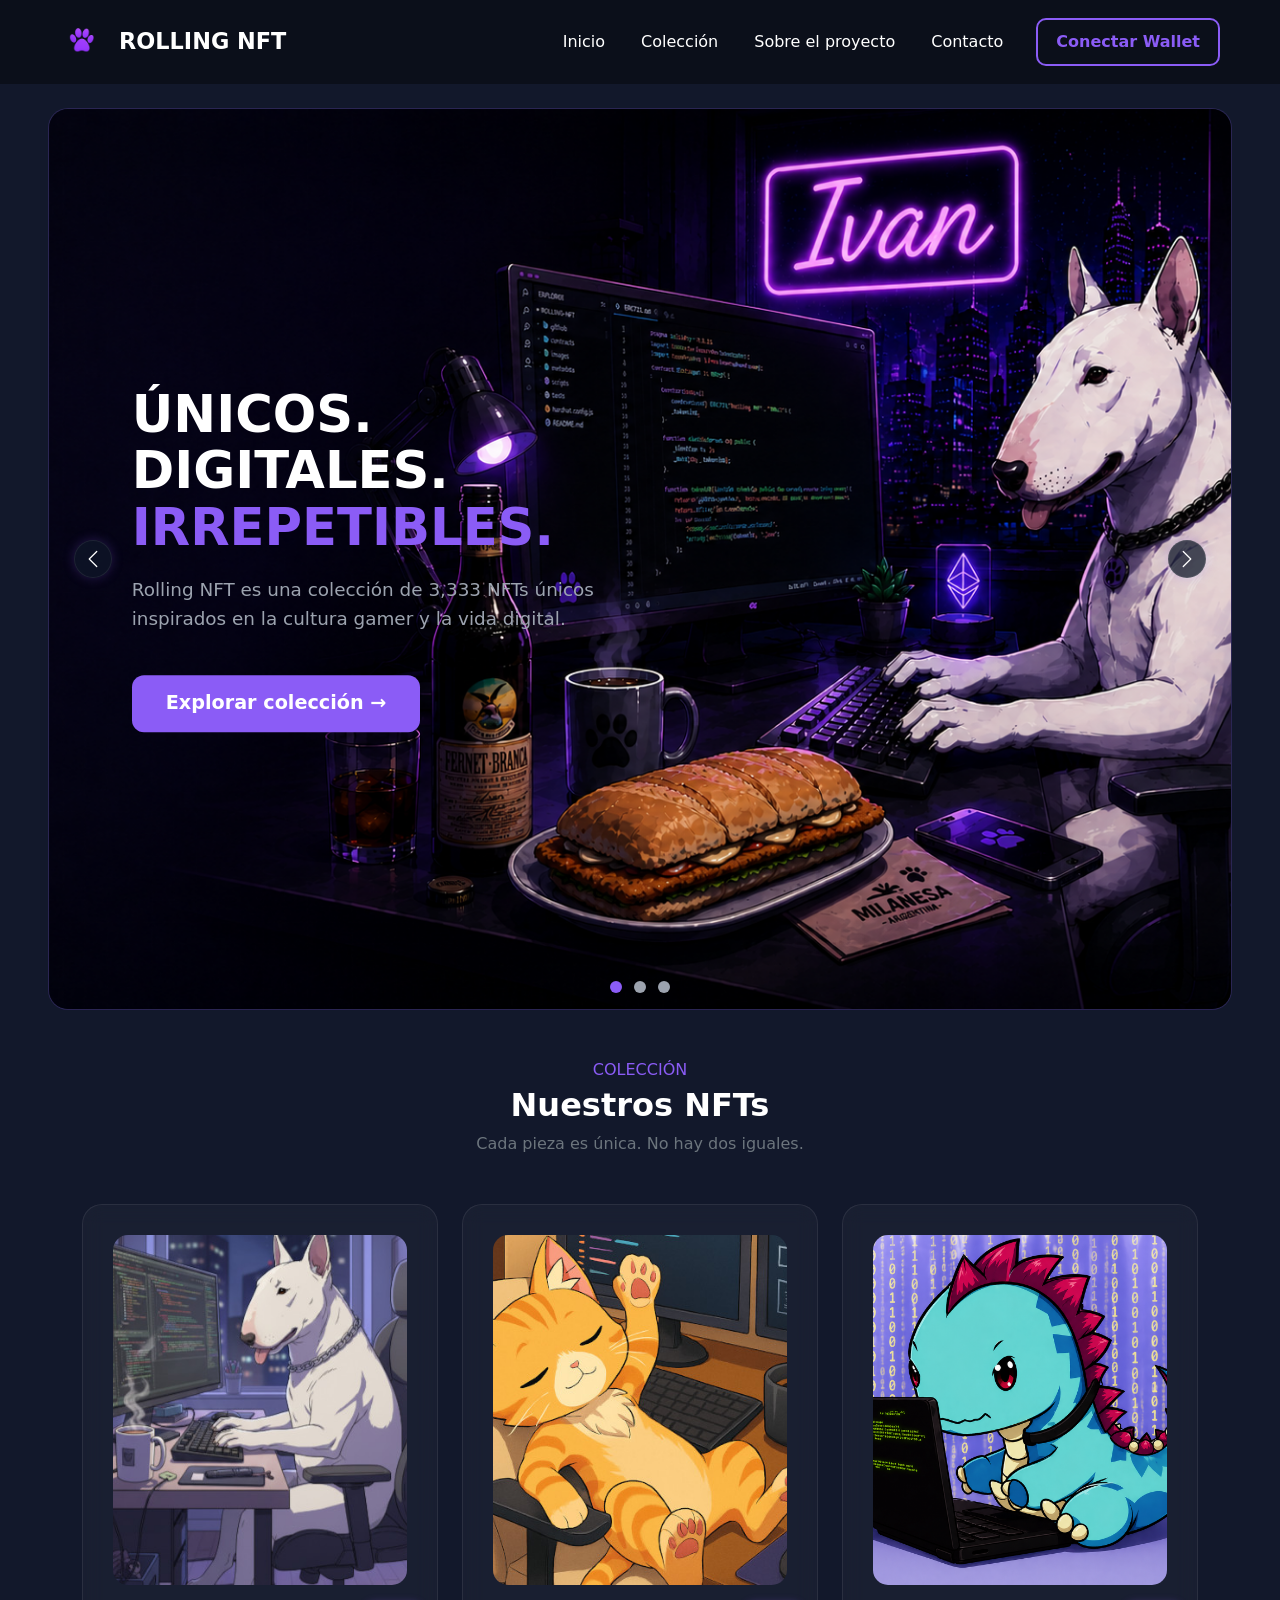
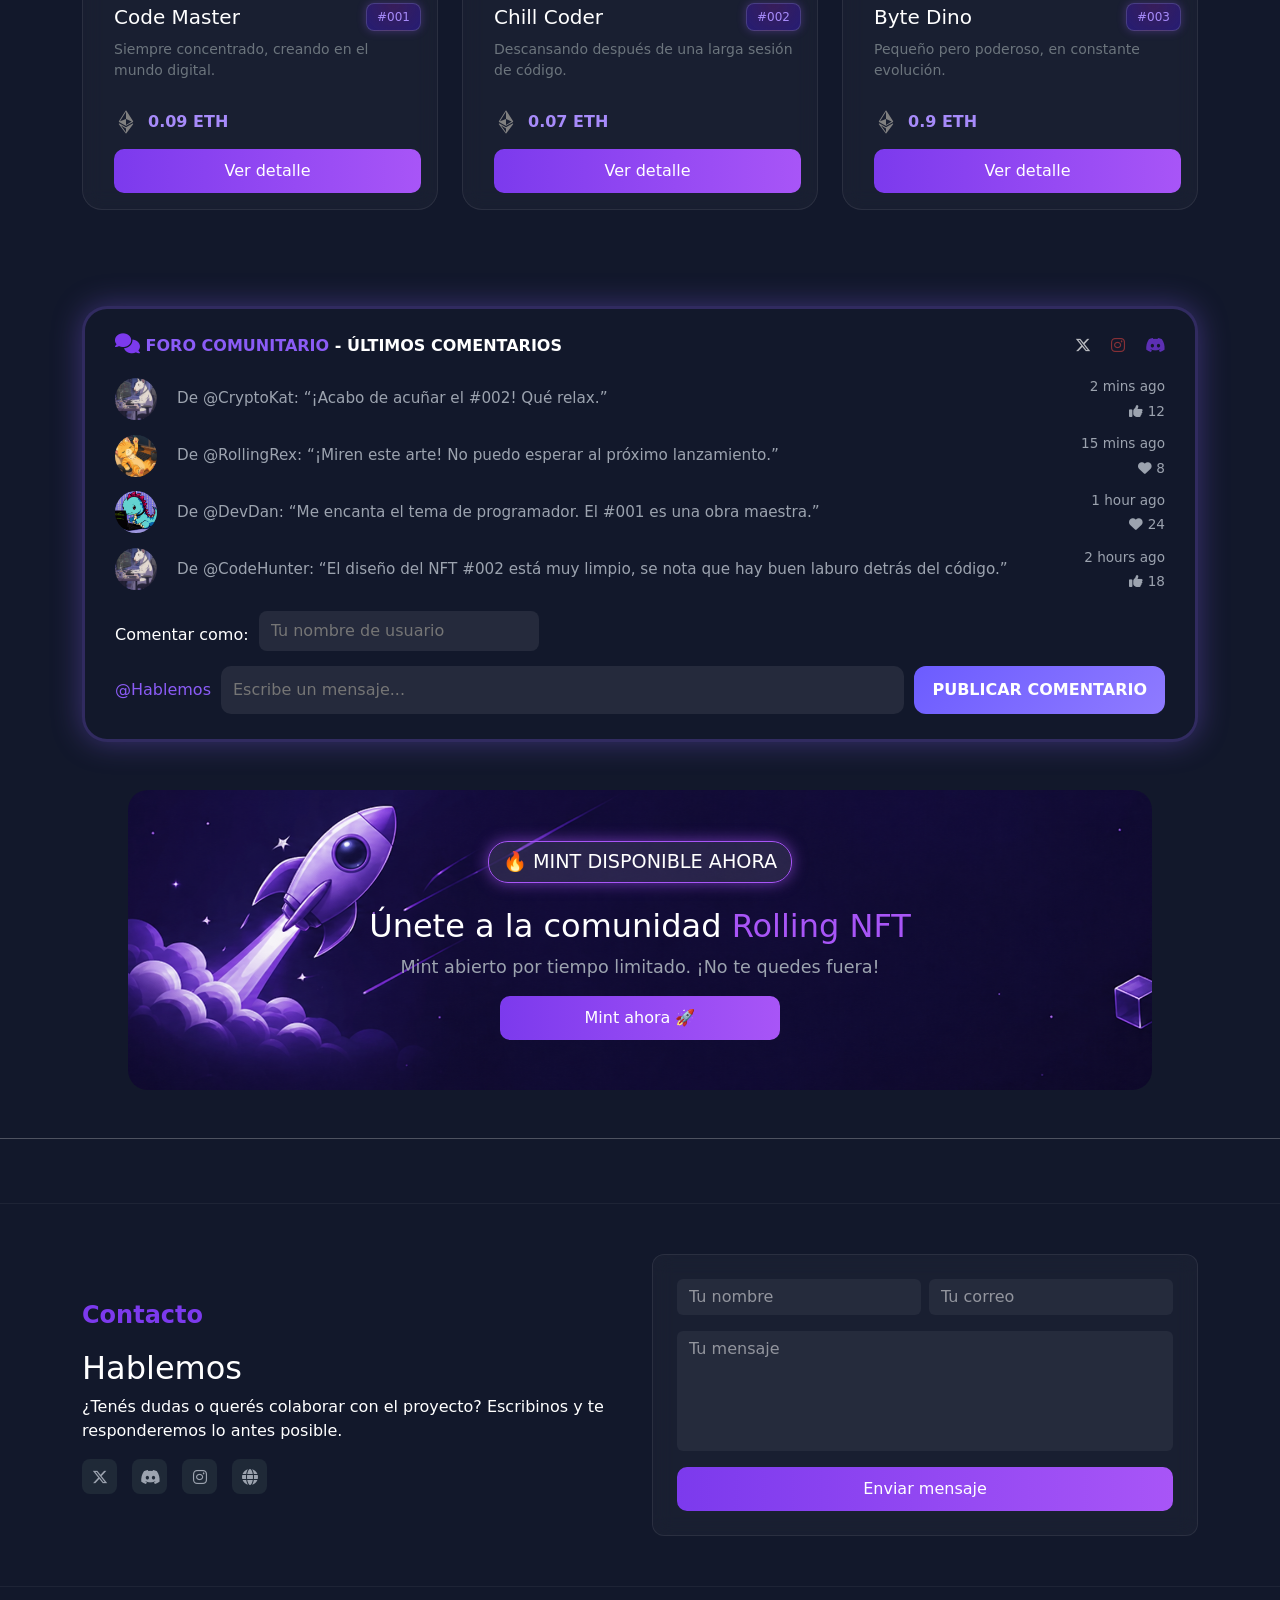
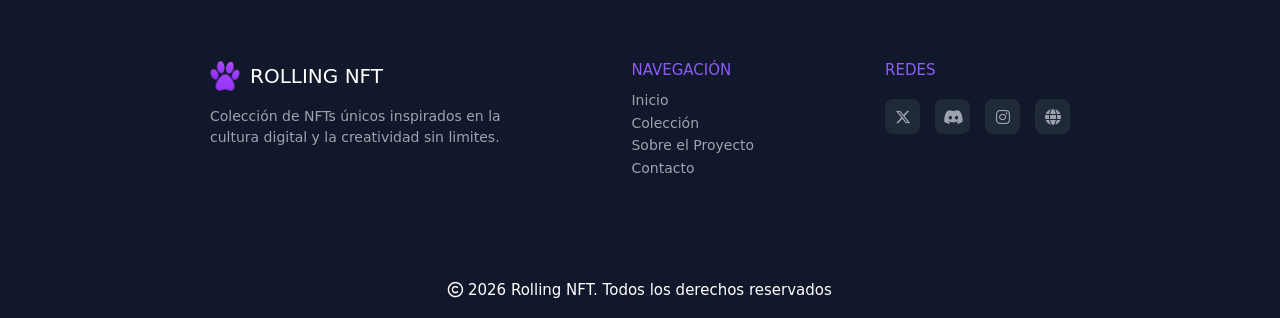
<file: index.html>
<!doctype html>
<html lang="es">

<head>
  <meta charset="UTF-8" />
  <meta name="viewport" content="width=device-width, initial-scale=1.0" />
  <meta name="description" content="Proyecto Rolling NFT" />
  <meta name="author" content="Iván A. Lazarte, Mariano De Filippo, Benjamin F. Méndez." />
  <link href="https://cdn.jsdelivr.net/npm/bootstrap@5.3.8/dist/css/bootstrap.min.css" rel="stylesheet"
    integrity="sha384-sRIl4kxILFvY47J16cr9ZwB07vP4J8+LH7qKQnuqkuIAvNWLzeN8tE5YBujZqJLB" crossorigin="anonymous" />
  <link rel="stylesheet" href="./css/style.css" />
  <link rel="icon" type="image/png" href="./assets/img/logo_rolling_nft.png" />
  <link rel="stylesheet" href="https://cdnjs.cloudflare.com/ajax/libs/font-awesome/6.5.0/css/all.min.css">
  <title>Rolling NFT</title>
</head>

<body style="background-color: #12182b; color: #ffffff">
  <header class="container-fluid" style="background-color: #0b0f1a">
    <nav class="navbar navbar-expand-lg me-3">
      <div class="container-fluid">
        <a class="navbar-brand  d-flex align-items-center" href="./index.html">
          <img src="./assets/img/logo_rolling_nft.png" alt="Rolling NFT logo"
            style="width: 90px; height: 60px" />ROLLING NFT</a>
        <button class="navbar-toggler" type="button" data-bs-toggle="collapse" data-bs-target="#navbarSupportedContent"
          aria-controls="navbarSupportedContent" aria-expanded="false" aria-label="Toggle navigation">
          <span class="navbar-toggler-icon"></span>
        </button>
        <div class="collapse navbar-collapse" id="navbarSupportedContent">
          <ul class="navbar-nav ms-auto mb-2 mb-lg-0">
            <li class="nav-item">
              <a class="nav-link" aria-current="page" href="./index.html">Inicio</a>
            </li>
            <li class="nav-item">
              <a class="nav-link" href="./pages/error404.html">Colección</a>
            </li>
            <li class="nav-item">
              <a class="nav-link" href="./pages/error404.html">Sobre el proyecto</a>
            </li>
            <li class="nav-item">
              <a class="nav-link" href="./pages/error404.html">Contacto</a>
            </li>
          </ul>
          <button type="button" class="btn" data-bs-toggle="modal" data-bs-target="#loginModal" style="
                background-color: transparent;
                border: 2px solid #8b5cf6;
                color: #8b5cf6;
              ">
            Conectar Wallet
          </button>
        </div>
      </div>
    </nav>
  </header>
  <main>
    <div class="modal fade" id="loginModal" tabindex="-1" aria-labelledby="loginModalLabel" aria-hidden="true" style="
          background-color: transparent;
          border: 2px solid #8b5cf6;
          color: #8b5cf6;">
      <div class="modal-dialog">
        <div class="modal-content" style="
              background-color: #12182b;
              border: 2px solid #8b5cf6;
              color: #8b5cf6;">
          <div class="modal-header">
            <h1 class="modal-title fs-5" id="loginModalLabel">
              Iniciar Sesión
            </h1>
            <button type="button" class="btn-close" data-bs-dismiss="modal" aria-label="Close"></button>
          </div>
          <div class="modal-body">
            <form>
              <div class="mb-3">
                <label for="exampleInputEmail1" class="form-label" style="color: #a78bfa">Email</label>
                <input type="email" class="form-control" id="exampleInputEmail1" aria-describedby="emailHelp"
                  minlength="10" maxlength="50" required />
                <div id="emailHelp" class="" style="color: #9ca3af">
                  <p>
                    Nunca compartiremos tu correo electrónico con nadie más.
                  </p>
                </div>
              </div>
              <div class="mb-3">
                <label for="exampleInputPassword1" class="form-label" style="color: #a78bfa">Contraseña</label>
                <input type="password" class="form-control" id="exampleInputPassword1" minlength="6" maxlength="30"
                  required />
              </div>
              <div class="mb-3 form-check">
                <input type="checkbox" class="form-check-input" id="exampleCheck1" />
                <label class="form-check-label" for="exampleCheck1" style="color: #a78bfa">¿Quieres recibir
                  notificaciones de nuestras futuras
                  novedades?</label>
              </div>
              <div class="mb-3 form-check">
                <input type="checkbox" class="form-check-input" id="exampleCheck1" required />
                <label class="form-check-label" for="exampleCheck1" style="color: #a78bfa">¿Aceptas nuestros términos y
                  condiciones?</label>
              </div>
              <button type="submit" class="btn" style="background-color: #8b5cf6">
                Iniciar Sesion
              </button>
            </form>
          </div>
        </div>
      </div>
    </div>
    <div class="carousel-wrapper mx-5 mt-4">
      <div id="carouselExampleCaptions" class="carousel slide" data-bs-ride="carousel">
        <div class="carousel-indicators">
          <button type="button" data-bs-target="#carouselExampleCaptions" data-bs-slide-to="0" class="active"
            aria-current="true" aria-label="Slide 1" `></button>
          <button type="button" data-bs-target="#carouselExampleCaptions" data-bs-slide-to="1"
            aria-label="Slide 2"></button>
          <button type="button" data-bs-target="#carouselExampleCaptions" data-bs-slide-to="2"
            aria-label="Slide 3"></button>
        </div>
        <div class="carousel-inner rounded-4">
          <div class="carousel-item active">
            <img src="./assets/img/carousel1.png" class="d-block w-100 carousel-img" alt="carousel1" />
            <div class="carousel-caption-custom">
              <h1>ÚNICOS. DIGITALES.</h1>
              <h1 class="text-purple">IRREPETIBLES.</h1>
              <p>
                Rolling NFT es una colección de 3,333 NFTs únicos inspirados
                en la cultura gamer y la vida digital.
              </p>
              <a href="./pages/error404.html">
                <button class="btn btn-purple">Explorar colección →</button>
              </a>
            </div>
          </div>
          <div class="carousel-item">
            <img src="./assets/img/carousel2.png" class="d-block w-100 carousel-img" alt="carousel2" />
            <div class="carousel-caption-custom">
              <h1>RAROS. LIMITADOS.</h1>
              <h1 class="text-purple">LEGENDARIOS.</h1>
              <p>
                Rolling NFT es una comunidad de 3,333 coleccionistas digitales que apuestan por el arte generativo, la
                cultura crypto y el futuro de la propiedad en la blockchain.
              </p>
              <a href="./pages/error404.html">
                <button class="btn btn-purple">Ver colección completa →</button>
              </a>
            </div>
          </div>
          <div class="carousel-item">
            <img src="./assets/img/carousel3.png" class="d-block w-100 carousel-img" alt="carousel3" />
            <div class="carousel-caption-custom">
              <h1>TUYO. PARA SIEMPRE.</h1>
              <h1 class="text-purple">EN LA BLOCKCHAIN.</h1>
              <p>
                Cada Rolling NFT es un activo digital verificable: 3,333 piezas únicas con atributos irrepetibles,
                diseñadas para coleccionistas que entienden el valor de lo que nadie más puede tener.
              </p>
              <a href="./pages/error404.html">
                <button class="btn btn-purple">Reclamar mi NFT →</button>
              </a>
            </div>
          </div>
        </div>
        <button class="carousel-control-prev" type="button" data-bs-target="#carouselExampleCaptions"
          data-bs-slide="prev">
          <span class="carousel-control-prev-icon"></span>
        </button>
        <button class="carousel-control-next" type="button" data-bs-target="#carouselExampleCaptions"
          data-bs-slide="next">
          <span class="carousel-control-next-icon"></span>
        </button>
      </div>
    </div>
    <section class="container py-5 text-center">
      <p class="txtColect text-uppercase mb-1">Colección</p>
      <h2 class="fw-bold">Nuestros NFTs</h2>
      <p class="text-secondary mb-5">Cada pieza es única. No hay dos iguales.</p>
      <div class="row g-4 justify-content-center">
        <div class="col-md-4">
          <div class="nft-card">
            <div class="img-container">
              <img src="./assets/img/dog.jpg" alt="imgDog">
            </div>
            <div class="txtCards p-3 text-start">
              <div class="d-flex justify-content-between align-items-center mb-2">
                <h5 class="mb-0">Code Master</h5>
                <span class="badge-custom">#001</span>
              </div>
              <p class="text-secondary small">
                Siempre concentrado, creando en el mundo digital.
              </p>
              <div class="iconPrecio">
                <svg class="iconEt" fill="gray" xmlns="http://www.w3.org/2000/svg" x="0px" y="0px" width="50"
                  height="50" viewBox="0 0 50 50">
                  <path
                    d="M 25 1 C 24.67 1 24.392938 1.1690625 24.210938 1.4140625 C 24.195937 1.4340625 24.17025 1.4408906 24.15625 1.4628906 L 10.15625 23.462891 C 10.13925 23.488891 10.137047 23.521828 10.123047 23.548828 C 10.091047 23.611828 10.069781 23.674188 10.050781 23.742188 C 10.034781 23.801188 10.020625 23.858922 10.015625 23.919922 C 10.010625 23.987922 10.016391 24.053047 10.025391 24.123047 C 10.030391 24.162047 10.019297 24.202234 10.029297 24.240234 C 10.036297 24.267234 10.055453 24.288453 10.064453 24.314453 C 10.073453 24.340453 10.070031 24.368531 10.082031 24.394531 C 10.099031 24.433531 10.129391 24.458141 10.150391 24.494141 C 10.183391 24.551141 10.217719 24.605297 10.261719 24.654297 C 10.309719 24.708297 10.362922 24.752922 10.419922 24.794922 C 10.450922 24.817922 10.470906 24.850141 10.503906 24.869141 L 24.503906 32.869141 C 24.525906 32.882141 24.551219 32.887438 24.574219 32.898438 C 24.601219 32.911437 24.62725 32.920641 24.65625 32.931641 C 24.76725 32.971641 24.883 33 25 33 C 25.117 33 25.23275 32.972641 25.34375 32.931641 C 25.37275 32.920641 25.397781 32.909484 25.425781 32.896484 C 25.448781 32.885484 25.474094 32.880188 25.496094 32.867188 L 39.496094 24.867188 C 39.502094 24.863187 39.505719 24.856516 39.511719 24.853516 C 39.613719 24.792516 39.703297 24.714141 39.779297 24.619141 C 39.797297 24.596141 39.809172 24.569922 39.826172 24.544922 C 39.859172 24.495922 39.895922 24.450531 39.919922 24.394531 C 39.930922 24.368531 39.926547 24.341453 39.935547 24.314453 C 39.944547 24.288453 39.963703 24.267234 39.970703 24.240234 C 39.979703 24.202234 39.971562 24.162047 39.976562 24.123047 C 39.985563 24.053047 39.990375 23.986969 39.984375 23.917969 C 39.979375 23.856969 39.965219 23.799234 39.949219 23.740234 C 39.930219 23.672234 39.909953 23.609875 39.876953 23.546875 C 39.862953 23.519875 39.85975 23.488891 39.84375 23.462891 L 25.84375 1.4628906 C 25.83075 1.4418906 25.804063 1.4330625 25.789062 1.4140625 C 25.607062 1.1690625 25.33 1 25 1 z M 25 3.5625 L 25 19 L 36.761719 24.128906 L 25 31 L 25 19 L 12.5625 23.3125 L 25 3.5625 z M 10.839844 28.013672 C 10.619469 28.049422 10.411406 28.159937 10.253906 28.335938 C 9.9399062 28.688938 9.9153125 29.21375 10.195312 29.59375 L 24.195312 48.59375 C 24.208313 48.61075 24.229188 48.616813 24.242188 48.632812 C 24.309188 48.713813 24.389516 48.776031 24.478516 48.832031 C 24.512516 48.854031 24.539172 48.881437 24.576172 48.898438 C 24.706172 48.959437 24.847 49 25 49 C 25.153 49 25.293828 48.959437 25.423828 48.898438 C 25.459828 48.881437 25.487484 48.853031 25.521484 48.832031 C 25.610484 48.776031 25.690812 48.713813 25.757812 48.632812 C 25.770813 48.616813 25.792688 48.61075 25.804688 48.59375 L 39.804688 29.59375 C 40.084688 29.21375 40.061094 28.688937 39.746094 28.335938 C 39.432094 27.981938 38.912906 27.898813 38.503906 28.132812 L 25 35.849609 L 11.496094 28.132812 C 11.292094 28.016813 11.060219 27.977922 10.839844 28.013672 z M 14.611328 32.216797 L 25 38.3125 L 25 46.126953 L 14.611328 32.216797 z">
                  </path>
                </svg>
                <p class="eth">0.09 ETH</p>
              </div>
              <a href="./pages/error404.html" class="btn btn-gradient w-100">Ver detalle</a>
            </div>
          </div>
        </div>
        <div class="col-md-4">
          <div class="nft-card">
            <div class="img-container">
              <img src="./assets/img/cat.jpg" alt="imgCat">
            </div>
            <div class="txtCards p-3 text-start">
              <div class="d-flex justify-content-between align-items-center mb-2">
                <h5 class="mb-0">Chill Coder</h5>
                <span class="badge-custom">#002</span>
              </div>
              <p class="text-secondary small">
                Descansando después de una larga sesión de código.
              </p>
              <div class="iconPrecio">
                <svg class="iconEt" fill="gray" xmlns="http://www.w3.org/2000/svg" x="0px" y="0px" width="50"
                  height="50" viewBox="0 0 50 50">
                  <path
                    d="M 25 1 C 24.67 1 24.392938 1.1690625 24.210938 1.4140625 C 24.195937 1.4340625 24.17025 1.4408906 24.15625 1.4628906 L 10.15625 23.462891 C 10.13925 23.488891 10.137047 23.521828 10.123047 23.548828 C 10.091047 23.611828 10.069781 23.674188 10.050781 23.742188 C 10.034781 23.801188 10.020625 23.858922 10.015625 23.919922 C 10.010625 23.987922 10.016391 24.053047 10.025391 24.123047 C 10.030391 24.162047 10.019297 24.202234 10.029297 24.240234 C 10.036297 24.267234 10.055453 24.288453 10.064453 24.314453 C 10.073453 24.340453 10.070031 24.368531 10.082031 24.394531 C 10.099031 24.433531 10.129391 24.458141 10.150391 24.494141 C 10.183391 24.551141 10.217719 24.605297 10.261719 24.654297 C 10.309719 24.708297 10.362922 24.752922 10.419922 24.794922 C 10.450922 24.817922 10.470906 24.850141 10.503906 24.869141 L 24.503906 32.869141 C 24.525906 32.882141 24.551219 32.887438 24.574219 32.898438 C 24.601219 32.911437 24.62725 32.920641 24.65625 32.931641 C 24.76725 32.971641 24.883 33 25 33 C 25.117 33 25.23275 32.972641 25.34375 32.931641 C 25.37275 32.920641 25.397781 32.909484 25.425781 32.896484 C 25.448781 32.885484 25.474094 32.880188 25.496094 32.867188 L 39.496094 24.867188 C 39.502094 24.863187 39.505719 24.856516 39.511719 24.853516 C 39.613719 24.792516 39.703297 24.714141 39.779297 24.619141 C 39.797297 24.596141 39.809172 24.569922 39.826172 24.544922 C 39.859172 24.495922 39.895922 24.450531 39.919922 24.394531 C 39.930922 24.368531 39.926547 24.341453 39.935547 24.314453 C 39.944547 24.288453 39.963703 24.267234 39.970703 24.240234 C 39.979703 24.202234 39.971562 24.162047 39.976562 24.123047 C 39.985563 24.053047 39.990375 23.986969 39.984375 23.917969 C 39.979375 23.856969 39.965219 23.799234 39.949219 23.740234 C 39.930219 23.672234 39.909953 23.609875 39.876953 23.546875 C 39.862953 23.519875 39.85975 23.488891 39.84375 23.462891 L 25.84375 1.4628906 C 25.83075 1.4418906 25.804063 1.4330625 25.789062 1.4140625 C 25.607062 1.1690625 25.33 1 25 1 z M 25 3.5625 L 25 19 L 36.761719 24.128906 L 25 31 L 25 19 L 12.5625 23.3125 L 25 3.5625 z M 10.839844 28.013672 C 10.619469 28.049422 10.411406 28.159937 10.253906 28.335938 C 9.9399062 28.688938 9.9153125 29.21375 10.195312 29.59375 L 24.195312 48.59375 C 24.208313 48.61075 24.229188 48.616813 24.242188 48.632812 C 24.309188 48.713813 24.389516 48.776031 24.478516 48.832031 C 24.512516 48.854031 24.539172 48.881437 24.576172 48.898438 C 24.706172 48.959437 24.847 49 25 49 C 25.153 49 25.293828 48.959437 25.423828 48.898438 C 25.459828 48.881437 25.487484 48.853031 25.521484 48.832031 C 25.610484 48.776031 25.690812 48.713813 25.757812 48.632812 C 25.770813 48.616813 25.792688 48.61075 25.804688 48.59375 L 39.804688 29.59375 C 40.084688 29.21375 40.061094 28.688937 39.746094 28.335938 C 39.432094 27.981938 38.912906 27.898813 38.503906 28.132812 L 25 35.849609 L 11.496094 28.132812 C 11.292094 28.016813 11.060219 27.977922 10.839844 28.013672 z M 14.611328 32.216797 L 25 38.3125 L 25 46.126953 L 14.611328 32.216797 z">
                  </path>
                </svg>
                <p class="eth">0.07 ETH</p>
              </div>
              <a href="./pages/error404.html" class="btn btn-gradient w-100">Ver detalle</a>
            </div>
          </div>
        </div>
        <div class="col-md-4">
          <div class="nft-card">
            <div class="img-container">
              <img src="./assets/img/dinoCards.png" alt="imgDino">
            </div>
            <div class="txtCards p-3 text-start">
              <div class="d-flex justify-content-between align-items-center mb-2">
                <h5 class="mb-0">Byte Dino</h5>
                <span class="badge-custom">#003</span>
              </div>
              <p class="text-secondary small">
                Pequeño pero poderoso, en constante evolución.
              </p>
              <div class="iconPrecio">
                <svg class="iconEt" fill="gray" xmlns="http://www.w3.org/2000/svg" x="0px" y="0px" width="50"
                  height="50" viewBox="0 0 50 50">
                  <path
                    d="M 25 1 C 24.67 1 24.392938 1.1690625 24.210938 1.4140625 C 24.195937 1.4340625 24.17025 1.4408906 24.15625 1.4628906 L 10.15625 23.462891 C 10.13925 23.488891 10.137047 23.521828 10.123047 23.548828 C 10.091047 23.611828 10.069781 23.674188 10.050781 23.742188 C 10.034781 23.801188 10.020625 23.858922 10.015625 23.919922 C 10.010625 23.987922 10.016391 24.053047 10.025391 24.123047 C 10.030391 24.162047 10.019297 24.202234 10.029297 24.240234 C 10.036297 24.267234 10.055453 24.288453 10.064453 24.314453 C 10.073453 24.340453 10.070031 24.368531 10.082031 24.394531 C 10.099031 24.433531 10.129391 24.458141 10.150391 24.494141 C 10.183391 24.551141 10.217719 24.605297 10.261719 24.654297 C 10.309719 24.708297 10.362922 24.752922 10.419922 24.794922 C 10.450922 24.817922 10.470906 24.850141 10.503906 24.869141 L 24.503906 32.869141 C 24.525906 32.882141 24.551219 32.887438 24.574219 32.898438 C 24.601219 32.911437 24.62725 32.920641 24.65625 32.931641 C 24.76725 32.971641 24.883 33 25 33 C 25.117 33 25.23275 32.972641 25.34375 32.931641 C 25.37275 32.920641 25.397781 32.909484 25.425781 32.896484 C 25.448781 32.885484 25.474094 32.880188 25.496094 32.867188 L 39.496094 24.867188 C 39.502094 24.863187 39.505719 24.856516 39.511719 24.853516 C 39.613719 24.792516 39.703297 24.714141 39.779297 24.619141 C 39.797297 24.596141 39.809172 24.569922 39.826172 24.544922 C 39.859172 24.495922 39.895922 24.450531 39.919922 24.394531 C 39.930922 24.368531 39.926547 24.341453 39.935547 24.314453 C 39.944547 24.288453 39.963703 24.267234 39.970703 24.240234 C 39.979703 24.202234 39.971562 24.162047 39.976562 24.123047 C 39.985563 24.053047 39.990375 23.986969 39.984375 23.917969 C 39.979375 23.856969 39.965219 23.799234 39.949219 23.740234 C 39.930219 23.672234 39.909953 23.609875 39.876953 23.546875 C 39.862953 23.519875 39.85975 23.488891 39.84375 23.462891 L 25.84375 1.4628906 C 25.83075 1.4418906 25.804063 1.4330625 25.789062 1.4140625 C 25.607062 1.1690625 25.33 1 25 1 z M 25 3.5625 L 25 19 L 36.761719 24.128906 L 25 31 L 25 19 L 12.5625 23.3125 L 25 3.5625 z M 10.839844 28.013672 C 10.619469 28.049422 10.411406 28.159937 10.253906 28.335938 C 9.9399062 28.688938 9.9153125 29.21375 10.195312 29.59375 L 24.195312 48.59375 C 24.208313 48.61075 24.229188 48.616813 24.242188 48.632812 C 24.309188 48.713813 24.389516 48.776031 24.478516 48.832031 C 24.512516 48.854031 24.539172 48.881437 24.576172 48.898438 C 24.706172 48.959437 24.847 49 25 49 C 25.153 49 25.293828 48.959437 25.423828 48.898438 C 25.459828 48.881437 25.487484 48.853031 25.521484 48.832031 C 25.610484 48.776031 25.690812 48.713813 25.757812 48.632812 C 25.770813 48.616813 25.792688 48.61075 25.804688 48.59375 L 39.804688 29.59375 C 40.084688 29.21375 40.061094 28.688937 39.746094 28.335938 C 39.432094 27.981938 38.912906 27.898813 38.503906 28.132812 L 25 35.849609 L 11.496094 28.132812 C 11.292094 28.016813 11.060219 27.977922 10.839844 28.013672 z M 14.611328 32.216797 L 25 38.3125 L 25 46.126953 L 14.611328 32.216797 z">
                  </path>
                </svg>
                <p class="eth">0.9 ETH</p>
              </div>
              <a href="./pages/error404.html" class="btn btn-gradient w-100">Ver detalle</a>
            </div>
          </div>
        </div>
      </div>
    </section>
    <section class="container d-flex justify-content-center my-5">
      <div class="foroCard">
        <div class="foroHeader">
          <div class="foroTitulo">
            <i class="icconMensaje fa-solid fa-comments"></i> <span>FORO COMUNITARIO</span> - ÚLTIMOS COMENTARIOS
          </div>
          <div class="foroIconos">
            <span><i class="iTwitter fa-brands fa-x-twitter"></i></span>
            <span><i class="iInsta fa-brands fa-instagram"></i></span>
            <span><i class="iDisc fa-brands fa-discord"></i></span>
          </div>
        </div>
        <div class="foroComentariosWrapper">
          <div class="foroComentarios">
            <div class="foroItem">
              <img src="./assets/img/dog.jpg" alt="imgDog" class="foroAvatar">
              <div class="foroTexto">
                De <span>@CryptoKat</span>: “¡Acabo de acuñar el #002! Qué relax.”
              </div>
              <div class="foroMeta">
                <span>2 mins ago</span>
                <span><i class="fa-solid fa-thumbs-up"></i> 12</span>
              </div>
            </div>
            <div class="foroItem">
              <img src="./assets/img/cat.jpg" alt="imgCat" class="foroAvatar">
              <div class="foroTexto">
                De <span>@RollingRex</span>: “¡Miren este arte! No puedo esperar al próximo lanzamiento.”
              </div>
              <div class="foroMeta">
                <span>15 mins ago</span>
                <span><i class="fa-solid fa-heart"></i> 8</span>
              </div>
            </div>

            <div class="foroItem">
              <img src="./assets/img/dinoCards.png" alt="imgDino" class="foroAvatar">
              <div class="foroTexto">
                De <span>@DevDan</span>: “Me encanta el tema de programador. El #001 es una obra maestra.”
              </div>
              <div class="foroMeta">
                <span>1 hour ago</span>
                <span><i class="fa-solid fa-heart"></i> 24</span>
              </div>
            </div>
            <div class="foroItem">
              <img src="./assets/img/dog.jpg" alt="imgDog" class="foroAvatar">
              <div class="foroTexto">
                De <span>@CodeHunter</span>: “El diseño del NFT #002 está muy limpio, se nota que hay buen laburo detrás
                del código.”
              </div>
              <div class="foroMeta">
                <span>2 hours ago</span>
                <span><i class="fa-solid fa-thumbs-up"></i> 18</span>
              </div>
            </div>
            <div class="foroItem">
              <img src="./assets/img/cat.jpg" alt="imgCat" class="foroAvatar">
              <div class="foroTexto">
                De <span>@PixelDev</span>: “La colección tiene una identidad muy marcada, eso suma muchísimo como
                producto digital.”
              </div>
              <div class="foroMeta">
                <span>3 hours ago</span>
                <span><i class="fa-solid fa-heart"></i> 14</span>
              </div>
            </div>

            <div class="foroItem">
              <img src="./assets/img/dinoCards.png" alt="imgDino" class="foroAvatar">
              <div class="foroTexto">
                De <span>@StackMaster</span>: “Se nota que hay lógica de programación bien pensada en cada detalle del
                #001.”
              </div>
              <div class="foroMeta">
                <span>4 hours ago</span>
                <span><i class="fa-solid fa-heart"></i> 29</span>
              </div>
            </div>

            <div class="foroItem">
              <img src="./assets/img/dog.jpg" alt="imgDog" class="foroAvatar">
              <div class="foroTexto">
                De <span>@NFTBuilder</span>: “Este tipo de proyectos mezcla arte y desarrollo, eso los hace mucho más
                interesantes.”
              </div>
              <div class="foroMeta">
                <span>6 hours ago</span>
                <span><i class="fa-solid fa-thumbs-up"></i> 21</span>
              </div>
            </div>

            <div class="foroItem">
              <img src="./assets/img/cat.jpg" alt="imgCat" class="foroAvatar">
              <div class="foroTexto">
                De <span>@UXCoder</span>: “Muy buen equilibrio entre lo visual y la experiencia de usuario, se siente
                profesional.”
              </div>
              <div class="foroMeta">
                <span>8 hours ago</span>
                <span><i class="fa-solid fa-heart"></i> 17</span>
              </div>
            </div>

            <div class="foroItem">
              <img src="./assets/img/dinoCards.png" alt="imgDino" class="foroAvatar">
              <div class="foroTexto">
                De <span>@FullStackNFT</span>: “El concepto del programador está muy bien llevado, conecta perfecto con
                devs.”
              </div>
              <div class="foroMeta">
                <span>10 hours ago</span>
                <span><i class="fa-solid fa-heart"></i> 33</span>
              </div>
            </div>
          </div>
        </div>
        <div class="foroForm">
          <div class="foroMensajeRow">
            <label>Comentar como:</label>
            <input type="text" class="foroInputUsuario" placeholder="Tu nombre de usuario">
          </div>
          <div class="foroMensajeRow">
            <span class="foroTag">@Hablemos</span>
            <input type="text" class="foroInputMensaje" placeholder="Escribe un mensaje...">
            <button class="foroBoton">PUBLICAR COMENTARIO</button>
          </div>
        </div>
      </div>
    </section>
    <div class="containerBanner my-5">
      <div class="banner d-flex align-items-center justify-content-center position-relative">
        <div class="text-center text-white">
          <span class="badge-custom2">🔥 MINT DISPONIBLE AHORA</span>
          <h2 class="txtBanH2 mt-4">
            Únete a la comunidad <span class="highlight">Rolling NFT</span>
          </h2>
          <p class="subtitle">
            Mint abierto por tiempo limitado. ¡No te quedes fuera!
          </p>
          <a href="./pages/error404.html">
            <button class="btn btn-mint">
              Mint ahora 🚀
            </button>
          </a>
        </div>
      </div>
    </div>
  </main>
  <hr>
  </main>
  <br>
  <br>
  <section class="contactoSection">
    <div class="container">
      <div class="row align-items-center g-4">
        <div class="col-md-6 text-white">
          <p class="contactoP">Contacto</p>
          <h2>Hablemos</h2>
          <p>
            ¿Tenés dudas o querés colaborar con el proyecto?
            Escribinos y te responderemos lo antes posible.
          </p>
          <div class="redesIconos">
            <a href="https://x.com/?lang=es"><i class="fa-brands fa-x-twitter"></i></a>
            <a href="https://discord.com"><i class="fa-brands fa-discord"></i></a>
            <a href="https://www.instagram.com"><i class="fa-brands fa-instagram"></i></a>
            <a href="https://web.rollingcodeschool.com"><i class="fa-solid fa-globe"></i></a>
          </div>
        </div>
        <div class="col-md-6">
          <div class="form-box p-4">
            <form>
              <div class="row g-2 mb-3">
                <div class="col">
                  <input type="text" class="form-control" placeholder="Tu nombre" minlength="4" maxlength="20" required>
                </div>
                <div class="col">
                  <input type="email" class="form-control" placeholder="Tu correo">
                </div>
              </div>
              <div class="mb-3">
                <textarea class="form-control" rows="4" placeholder="Tu mensaje" minlength="10"
                  maxlength="200"></textarea>
              </div>
              <button class="btn w-100 btn-gradient">
                Enviar mensaje
              </button>
            </form>
          </div>
        </div>
      </div>
    </div>
  </section>
  <br>
  <footer>
    <div class="footerContainer">
      <div class="footerLeft">
        <div class="footerFlex">
          <img src="./assets/img/LogoRollingFixed.png" class="logoFooter" alt="logo del Footer">
          <h5>ROLLING NFT</h5>
        </div>
        <div class="footerText">
          <p>
            Colección de NFTs únicos inspirados en la<br>
            cultura digital y la creatividad sin limites.
          </p>
        </div>
      </div>
      <div class="footerNav">
        <h5 class="footerSections">NAVEGACIÓN</h5>
        <li><a class="linksNav" href="index.html">Inicio</a></li>
        <li><a class="linksNav" href="index.html">Colección</a></li>
        <li><a class="linksNav" href="index.html">Sobre el Proyecto</a></li>
        <li><a class="linksNav" href="index.html">Contacto</a></li>
        </ul>
      </div>
      <div class="footerRedes">
        <h5 class="footerSections">REDES</h5>
        <div class="redesIconos">
          <a href="https://x.com/?lang=es"><i class="fa-brands fa-x-twitter"></i></a>
          <a href="https://discord.com"><i class="fa-brands fa-discord"></i></a>
          <a href="https://www.instagram.com"><i class="fa-brands fa-instagram"></i></a>
          <a href="https://web.rollingcodeschool.com"><i class="fa-solid fa-globe"></i></a>
        </div>
      </div>
    </div>
    <div class="copyright">
      <p><i class="fa-regular fa-copyright"></i> 2026 Rolling NFT. Todos los derechos reservados</p>
    </div>
  </footer>
  <script src="https://cdn.jsdelivr.net/npm/bootstrap@5.3.8/dist/js/bootstrap.bundle.min.js"
    integrity="sha384-FKyoEForCGlyvwx9Hj09JcYn3nv7wiPVlz7YYwJrWVcXK/BmnVDxM+D2scQbITxI"
    crossorigin="anonymous"></script>
</body>

</html>
</file>
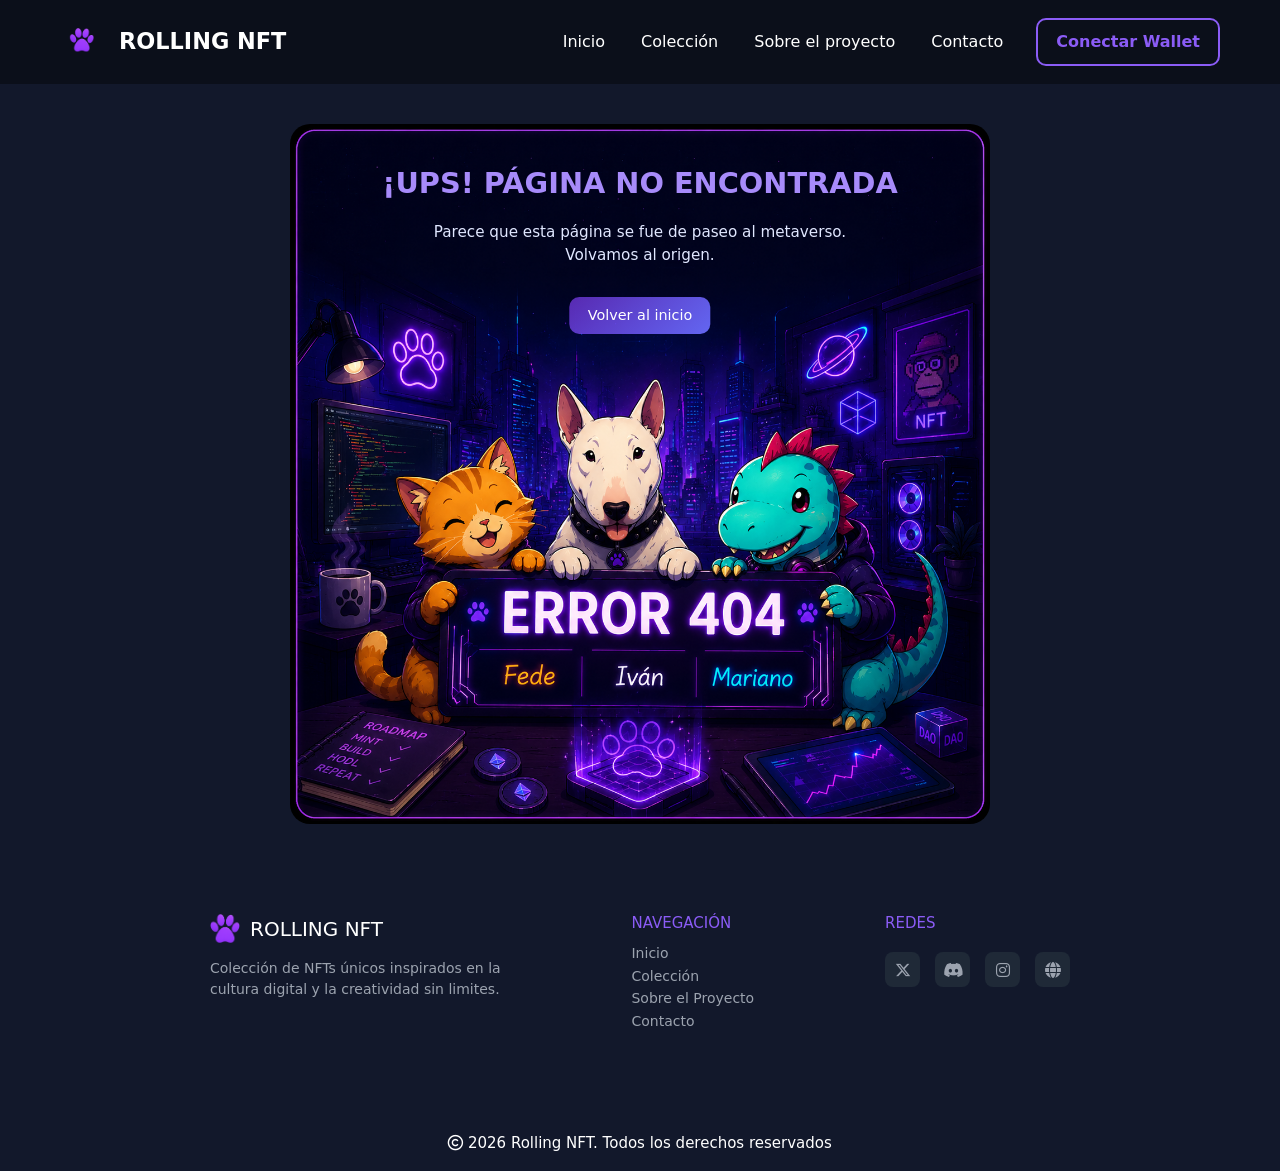
<file: pages/error404.html>
<!doctype html>
<html lang="es">

<head>
  <meta charset="UTF-8" />
  <meta name="viewport" content="width=device-width, initial-scale=1.0" />
  <meta name="description" content="Proyecto Rolling NFT" />
  <meta name="author" content="Iván A. Lazarte, Mariano De Filippo, Benjamin F. Méndez." />
  <link href="https://cdn.jsdelivr.net/npm/bootstrap@5.3.8/dist/css/bootstrap.min.css" rel="stylesheet"
    integrity="sha384-sRIl4kxILFvY47J16cr9ZwB07vP4J8+LH7qKQnuqkuIAvNWLzeN8tE5YBujZqJLB" crossorigin="anonymous" />
  <link rel="stylesheet" href="../css/style.css" />
  <link rel="icon" type="image/png" href="../assets/img/logo_rolling_nft.png" />
  <link rel="stylesheet" href="https://cdnjs.cloudflare.com/ajax/libs/font-awesome/6.5.0/css/all.min.css">
  <title>Rolling NFT</title>
</head>

<body style="background-color: #12182b; color: #ffffff">
  <header class="container-fluid" style="background-color: #0b0f1a">
    <nav class="navbar navbar-expand-lg me-3">
      <div class="container-fluid">
        <a class="navbar-brand  d-flex align-items-center" href="../index.html">
          <img src="../assets/img/logo_rolling_nft.png" alt="Rolling NFT logo"
            style="width: 90px; height: 60px" />ROLLING NFT</a>
        <button class="navbar-toggler" type="button" data-bs-toggle="collapse" data-bs-target="#navbarSupportedContent"
          aria-controls="navbarSupportedContent" aria-expanded="false" aria-label="Toggle navigation">
          <span class="navbar-toggler-icon"></span>
        </button>
        <div class="collapse navbar-collapse" id="navbarSupportedContent">
          <ul class="navbar-nav ms-auto mb-2 mb-lg-0">
            <li class="nav-item">
              <a class="nav-link" aria-current="page" href="../index.html">Inicio</a>
            </li>
            <li class="nav-item">
              <a class="nav-link" href="../index.html">Colección</a>
            </li>
            <li class="nav-item">
              <a class="nav-link" href="../index.html">Sobre el proyecto</a>
            </li>
            <li class="nav-item">
              <a class="nav-link" href="../index.html">Contacto</a>
            </li>
          </ul>
          <button type="button" class="btn" data-bs-toggle="modal" data-bs-target="#loginModal" style="
                background-color: transparent;
                border: 2px solid #8b5cf6;
                color: #8b5cf6;
              ">
            Conectar Wallet
          </button>
        </div>
      </div>
    </nav>
  </header>
  <main>
    <div class="modal fade" id="loginModal" tabindex="-1" aria-labelledby="loginModalLabel" aria-hidden="true" style="
          background-color: transparent;
          border: 2px solid #8b5cf6;
          color: #8b5cf6;">
      <div class="modal-dialog">
        <div class="modal-content" style="
              background-color: #12182b;
              border: 2px solid #8b5cf6;
              color: #8b5cf6;">
          <div class="modal-header">
            <h1 class="modal-title fs-5" id="loginModalLabel">
              Iniciar Sesión
            </h1>
            <button type="button" class="btn-close" data-bs-dismiss="modal" aria-label="Close"></button>
          </div>
          <div class="modal-body">
            <form>
              <div class="mb-3">
                <label for="exampleInputEmail1" class="form-label" style="color: #a78bfa">Email</label>
                <input type="email" class="form-control" id="exampleInputEmail1" aria-describedby="emailHelp"
                  minlength="10" maxlength="50" required />
                <div id="emailHelp" class="" style="color: #9ca3af">
                  <p>
                    Nunca compartiremos tu correo electrónico con nadie más.
                  </p>
                </div>
              </div>
              <div class="mb-3">
                <label for="exampleInputPassword1" class="form-label" style="color: #a78bfa">Contraseña</label>
                <input type="password" class="form-control" id="exampleInputPassword1" minlength="6" maxlength="30"
                  required />
              </div>
              <div class="mb-3 form-check">
                <input type="checkbox" class="form-check-input" id="exampleCheck1" />
                <label class="form-check-label" for="exampleCheck1" style="color: #a78bfa">¿Quieres recibir
                  notificaciones de nuestras futuras
                  novedades?</label>
              </div>
              <div class="mb-3 form-check">
                <input type="checkbox" class="form-check-input" id="exampleCheck1" required />
                <label class="form-check-label" for="exampleCheck1" style="color: #a78bfa">¿Aceptas nuestros términos y
                  condiciones?</label>
              </div>
              <button type="submit" class="btn" style="background-color: #8b5cf6">
                Iniciar Sesion
              </button>
            </form>
          </div>
        </div>
      </div>
    </div>

    <main>
  <section class="error-404-container">

    <img src="../assets/img/error404-NFT.png" alt="Error 404" class="error-bg">

    <div class="error-overlay">
      <h1>¡UPS! PÁGINA NO ENCONTRADA</h1>
      <p>
        Parece que esta página se fue de paseo al metaverso.<br>
        Volvamos al origen.
      </p>

      <a href="../index.html" class="btn-volver">
        Volver al inicio
      </a>
    </div>

  </section>
</main>

  </main>
  <footer>
    <div class="footerContainer">
      <div class="footerLeft">
        <div class="footerFlex">
          <img src="../assets/img/LogoRollingFixed.png" class="logoFooter" alt="logo del Footer">
          <h5>ROLLING NFT</h5>
        </div>
        <div class="footerText">
          <p>
            Colección de NFTs únicos inspirados en la<br>
            cultura digital y la creatividad sin limites.
          </p>
        </div>
      </div>
      <div class="footerNav">
        <h5 class="footerSections">NAVEGACIÓN</h5>
        <li><a class="linksNav" href="../index.html">Inicio</a></li>
        <li><a class="linksNav" href="../index.html">Colección</a></li>
        <li><a class="linksNav" href="../index.html">Sobre el Proyecto</a></li>
        <li><a class="linksNav" href="../index.html">Contacto</a></li>
        </ul>
      </div>
      <div class="footerRedes">
        <h5 class="footerSections">REDES</h5>
        <div class="redesIconos">
          <a href="https://x.com/?lang=es"><i class="fa-brands fa-x-twitter"></i></a>
          <a href="https://discord.com"><i class="fa-brands fa-discord"></i></a>
          <a href="https://www.instagram.com"><i class="fa-brands fa-instagram"></i></a>
          <a href="https://web.rollingcodeschool.com"><i class="fa-solid fa-globe"></i></a>
        </div>
      </div>
    </div>
    <div class="copyright">
      <p><i class="fa-regular fa-copyright"></i> 2026 Rolling NFT. Todos los derechos reservados</p>
    </div>
  </footer>
  <script src="https://cdn.jsdelivr.net/npm/bootstrap@5.3.8/dist/js/bootstrap.bundle.min.js"
    integrity="sha384-FKyoEForCGlyvwx9Hj09JcYn3nv7wiPVlz7YYwJrWVcXK/BmnVDxM+D2scQbITxI"
    crossorigin="anonymous"></script>
</body>

</html>
</file>
<file: css/style.css>
body {
  cursor: url("/assets/img/CursorFinal.png"), auto;
}

:root {
  --color-error: #e0e7ff;
  --bg-primary: #1f2937;
  --bg-secondary: #12182b;
  --primary-color: #8b5cf6;
  --primary-dark: #7c3aed;
  --primary-light: #a78bfa;
  --text-primary: #ffffff;
  --text-secondary: #9ca3af;
  --color-violet: #a855f7;
  --color-insta: rgb(184, 59, 59);
  --shadow-main: 0px 4px 20px rgba(0, 0, 0, 0.25);
}

input,
textarea,
[contenteditable="true"] {
  cursor: url("/assets/img/CursorTypeFinal.png"), text;
}

a,
button,
.clickable {
  cursor: url("/assets/img/CursorManoFinal.png"), pointer;
}
button,
.btn,
.nav-link,
.dropdown-item,
.accordion-button,
.carousel-control-prev,
.carousel-control-next {
  cursor: url("/assets/img/CursorManoFinal.png"), pointer !important;
}

.navbar {
  padding: 12px 20px;
}

.navbar-brand {
  font-size: 1.4rem;
  font-weight: 700;
  color: var(--text-primary) !important;
}

.navbar-brand:hover {
  color: var(--text-primary) !important;
}

.navbar-brand img {
  width: 75px !important;
  height: auto !important;
}

.navbar-nav .nav-link {
  position: relative;
  margin: 0 10px;
  font-size: 1rem;
  font-weight: 500;
  color: var(--text-primary) !important;
  transition: color 0.3s ease;
}

.navbar-nav .nav-link:hover {
  color: var(--primary-color) !important;
}

.navbar .btn {
  padding: 10px 18px;
  border-radius: 10px;
  font-weight: 600;
  margin-left: 15px;
  transition:
    background-color 0.2s ease,
    color 0.2s ease;
}

.navbar .btn:hover {
  background-color: var(--primary-color) !important;
  color: var(--text-primary) !important;
}

.navbar-toggler {
  border: 1px solid rgba(139, 92, 246, 0.4);
  padding: 6px 10px;
  border-radius: 10px;
}

.navbar-toggler:focus {
  box-shadow: none;
}

.navbar-toggler-icon {
  filter: invert(1);
}

@media (max-width: 991px) {
  .navbar-collapse {
    margin-top: 15px;
    padding: 20px;
    background-color: rgba(11, 15, 26, 0.98);
    border-radius: 14px;
    border: 1px solid rgba(139, 92, 246, 0.15);
  }

  .navbar-nav {
    text-align: center;
  }

  .navbar-nav .nav-item {
    margin: 10px 0;
  }

  .navbar-nav .nav-link {
    color: var(--text-primary) !important;
  }

  .navbar .btn {
    display: block;
    width: 100%;
    margin: 15px 0 0 0;
  }

  .navbar-brand {
    font-size: 1.2rem;
  }

  .navbar-brand img {
    width: 65px !important;
  }
}

@media (max-width: 768px) {
  .navbar {
    padding: 10px 15px;
  }

  .navbar-brand {
    font-size: 1rem;
  }

  .navbar-brand img {
    width: 58px !important;
  }
}

@media (max-width: 480px) {
  .navbar-brand {
    font-size: 0.9rem;
  }

  .navbar-brand img {
    width: 50px !important;
  }

  .navbar .btn {
    font-size: 0.9rem;
    padding: 8px 14px;
  }
}

@media (max-width: 320px) {
  .navbar {
    padding: 8px 10px;
  }

  .navbar-brand {
    font-size: 0.75rem;
    color: var(--text-primary) !important;
  }

  .navbar-brand img {
    width: 40px !important;
    height: auto !important;
  }

  .navbar-toggler {
    padding: 3px 6px;
  }

  .navbar-toggler-icon {
    width: 0.9em;
    height: 0.9em;
  }

  .navbar-collapse {
    margin-top: 10px;
    padding: 12px;
    background-color: rgba(11, 15, 26, 0.98);
    border-radius: 12px;
  }

  .navbar-nav .nav-link {
    font-size: 0.8rem;
    margin: 7px 0;
    color: var(--text-primary) !important;
  }

  .navbar .btn {
    width: 100%;
    font-size: 0.75rem;
    padding: 7px 10px;
    margin-top: 10px;
  }
}

.carousel-wrapper {
  border-radius: 20px;
  overflow: hidden;
  border: 1px solid rgba(139, 92, 246, 0.2);
  background-color: var(--bg-secondary);
}

.carousel-img {
  height: 100vh;
  object-fit: cover;
}

.carousel-caption-custom {
  position: absolute;
  top: 50%;
  left: 7%;
  transform: translateY(-50%);
  max-width: 500px;
  text-align: left;
  z-index: 5;
}

.carousel-caption-custom h1 {
  font-size: 4rem;
  font-weight: 800;
  color: var(--text-primary);
  line-height: 1.1;
  margin: 0;
}

.text-purple {
  color: var(--primary-color) !important;
}

.carousel-caption-custom p {
  margin-top: 25px;
  font-size: 1.4rem;
  color: var(--text-secondary);
  line-height: 1.6;
}

.btn-purple {
  margin-top: 25px;
  background: linear-gradient(90deg, --primary-color, #a855f7);
  background-color: var(--primary-color);
  color: var(--text-primary);
  border: none;
  padding: 14px 34px;
  font-size: 1.2rem;
  font-weight: 600;
  border-radius: 12px;
  transition: 0.3s ease;
}

.btn-purple:hover {
  background-color: var(--primary-dark);
  color: var(--text-primary);
  transform: translateY(-2px);
  box-shadow: 0 0 20px rgba(139, 92, 246, 0.5);
}

.carousel-indicators [data-bs-target] {
  width: 12px;
  height: 12px;
  border-radius: 50%;
  background-color: var(--text-secondary);
  border: none;
  opacity: 1;
  margin: 0 6px;
}

.carousel-indicators .active {
  background-color: var(--primary-color);
}

.carousel-control-prev,
.carousel-control-next {
  width: 6%;
}

.carousel-control-prev-icon,
.carousel-control-next-icon {
  background-color: rgba(15, 23, 42, 0.7);
  border-radius: 50%;
  padding: 25px;
}

@media (max-width: 992px) {
  .carousel-img {
    height: 500px;
  }

  .carousel-caption-custom {
    max-width: 80%;
    left: 8%;
  }

  .carousel-caption-custom h1 {
    font-size: 2.5rem;
  }

  .carousel-caption-custom p {
    font-size: 1rem;
  }
}

@media (max-width: 768px) {
  .carousel-img {
    height: 400px;
  }

  .carousel-caption-custom h1 {
    font-size: 2rem;
  }

  .carousel-caption-custom p {
    display: none;
  }

  .btn-purple {
    padding: 10px 20px;
    font-size: 1rem;
  }
}

.carousel-caption-custom h1 {
  font-size: 3.2rem;
  font-weight: 800;
  color: var(--text-primary);
  line-height: 1.1;
  margin: 0;
}

.carousel-caption-custom p {
  margin-top: 20px;
  font-size: 1.15rem;
  color: var(--text-secondary);
  line-height: 1.6;
}

@media (max-width: 992px) {
  .carousel-caption-custom h1 {
    font-size: 2.2rem;
  }

  .carousel-caption-custom p {
    font-size: 0.95rem;
  }
}

@media (max-width: 768px) {
  .carousel-caption-custom h1 {
    font-size: 1.7rem;
  }
}

.carousel-control-prev,
.carousel-control-next {
  width: auto;
  opacity: 1;
}

.carousel-control-prev {
  left: 25px;
}

.carousel-control-next {
  right: 25px;
}

.carousel-control-prev-icon,
.carousel-control-next-icon {
  width: 22px;
  height: 22px;
  padding: 18px;
  background-size: 55%;
  background-color: rgba(15, 23, 42, 0.75);
  border: 1px solid rgba(255, 255, 255, 0.08);
  border-radius: 50%;
  box-shadow: 0 0 12px rgba(139, 92, 246, 0.25);
  transition: all 0.3s ease;
}

.carousel-control-prev:hover .carousel-control-prev-icon,
.carousel-control-next:hover .carousel-control-next-icon {
  background-color: rgba(139, 92, 246, 0.9);
  transform: scale(1.08);
  box-shadow: 0 0 18px rgba(139, 92, 246, 0.5);
}

@media (max-width: 768px) {
  .carousel-control-prev-icon,
  .carousel-control-next-icon {
    width: 18px;
    height: 18px;
    padding: 14px;
  }

  .carousel-control-prev {
    left: 12px;
  }

  .carousel-control-next {
    right: 12px;
  }
}

.fondoGeneral {
  background: radial-gradient(circle at top, #141428, #0a0a14);
  min-height: 100vh;
  display: flex;
  align-items: center;
  justify-content: center;
  font-family: "Segoe UI", sans-serif;
  color: var(--text-secondary);
  padding: 20px;
}

.icconMensaje {
  color: var(--primary-dark);
  font-size: 20px;
}

.foroCard {
  width: 100%;
  padding: 25px 30px;
  border-radius: 25px;
  background: var(--bg-secondary);
  backdrop-filter: blur(18px);
  border: 3px solid rgba(140, 100, 255, 0.25);
  box-shadow: 0 0 30px rgba(140, 100, 255, 0.35);
}

.foroHeader {
  display: flex;
  justify-content: space-between;
  align-items: center;
  margin-bottom: 18px;
}

.foroTitulo {
  font-weight: 600;
}

.foroTitulo span {
  color: var(--primary-color);
}

.foroIconos span {
  margin-left: 15px;
  opacity: 0.7;
  cursor: pointer;
}

.iInsta {
  color: var(--color-insta);
}

.iDisc {
  color: var(--primary-dark);
}

.foroComentariosWrapper {
  max-height: 220px;
  overflow: hidden;
  position: relative;
}

.foroComentarios {
  display: flex;
  flex-direction: column;
  gap: 12px;
  animation: scrollAutomatico 12s linear infinite;
}

@keyframes scrollAutomatico {
  0% {
    transform: translateY(0);
  }
  100% {
    transform: translateY(-50%);
  }
}

.foroItem {
  display: grid;
  grid-template-columns: 50px 1fr 110px;
  align-items: center;
  gap: 12px;
}

.foroAvatar {
  width: 42px;
  height: 42px;
  border-radius: 50%;
}

.foroTexto {
  font-size: 0.95rem;
  color: var(--text-secondary);
}

.foroTexto span {
  color: var(--text-secondary);
}

.foroMeta {
  display: flex;
  flex-direction: column;
  align-items: flex-end;
  gap: 4px;
  font-size: 0.85rem;
  color: var(--text-secondary);
}

.foroForm {
  margin-top: 15px;
}

.foroForm label {
  display: block;
  margin-bottom: 8px;
}

.foroInputUsuario {
  width: 280px;
  padding: 8px 12px;
  border-radius: 8px;
  border: none;
  margin-bottom: 15px;

  background: rgba(255, 255, 255, 0.08);
  color: var(--text-primary);
}

.foroMensajeRow {
  display: flex;
  align-items: center;
  gap: 10px;
}

.foroTag {
  color: var(--primary-color);
}

.foroInputMensaje {
  flex: 1;
  padding: 12px;
  border-radius: 10px;
  border: none;
  background: rgba(255, 255, 255, 0.08);
  color: var(--text-primary);
}

.foroBoton {
  padding: 12px 18px;
  border-radius: 12px;
  border: none;
  background: linear-gradient(135deg, #6c5cff, #8f7bff);
  color: var(--text-primary);
  font-weight: 600;
  transition: 0.3s;
}

.foroBoton:hover {
  transform: scale(1.05);
  box-shadow: 0 0 15px rgba(140, 100, 255, 0.6);
}

@media (max-width: 576px) {
  .foroCard {
    padding: 18px;
    border-radius: 18px;
  }

  .foroHeader {
    flex-direction: column;
    align-items: flex-start;
    gap: 10px;
  }

  .foroItem {
    grid-template-columns: 1fr;
    gap: 8px;
  }

  .foroMeta {
    flex-direction: row;
    justify-content: flex-start;
    gap: 10px;
  }

  .foroInputUsuario {
    width: 100%;
  }

  .foroMensajeRow {
    flex-direction: column;
    align-items: stretch;
  }

  .foroBoton {
    width: 100%;
  }
}

@media (min-width: 577px) and (max-width: 992px) {
  .foroMensajeRow {
    flex-wrap: wrap;
  }

  .foroInputMensaje {
    flex: 100%;
  }

  .foroBoton {
    width: 100%;
  }
}

.txtColect {
  color: var(--primary-color);
}
.iconEt {
  width: 24px;
}
.iconPrecio {
  display: flex;
}
.iconPrecio p {
  margin-top: 13px;
  margin-left: 10px;
}
.txtCards {
  margin-left: 15px;
  margin-top: -28px;
}
.nft-card {
  background: rgba(255, 255, 255, 0.03);
  border: 1px solid rgba(255, 255, 255, 0.08);
  border-radius: 20px;
  backdrop-filter: blur(10px);
  transition: 0.3s;
}

.nft-card:hover {
  transform: translateY(-8px);
  box-shadow: 0 10px 30px rgba(0, 0, 0, 0.5);
}

.img-container {
  padding: 30px;
}

.img-container img {
  width: 100%;
  height: 350px;
  object-fit: cover;
  border-radius: 15px;
}

.badge-custom {
  background: radial-gradient(circle at top, #691c9665, #261d74);
  border: 1px solid rgba(255, 255, 255, 0.15);
  padding: 4px 10px;
  border-radius: 8px;
  font-size: 12px;
  color: var(--primary-light);
  box-shadow: 0 0 10px rgba(155, 92, 255, 0.3);
}

.eth {
  color: var(--primary-light);
  font-weight: bold;
  margin-bottom: 15px;
}

.btn-gradient {
  background: linear-gradient(90deg, #7b2ff7, #9b5cff);
  border: none;
  color: var(--text-primary);
  border-radius: 10px;
  padding: 10px;
  transition: 0.3s;
}

.btn-gradient:hover {
  opacity: 0.8;
  background-color: var(--primary-color);
}

.containerBanner {
  display: flex;
  justify-content: center;
}
.banner {
  height: 300px;
  width: 80%;
  border-radius: 20px;
  background-image: url(../assets/img/bannerIMG.png);
  background-size: cover;
  padding: 20px;
}

.badge-custom2 {
  background: rgba(255, 255, 255, 0.1);
  padding: 6px 14px;
  border-radius: 20px;
  border: 1px solid var(--color-violet);
  box-shadow: 0 0 15px rgba(168, 85, 247, 0.6);
  font-size: 1.2rem;
  display: inline-block;
}

.highlight {
  color: var(--color-violet);
}

.subtitle {
  color: var(--text-secondary);
  font-size: 1.1rem;
}

.btn-mint {
  background: linear-gradient(90deg, #7c3aed, #a855f7);
  border: none;
  padding: 10px 22px;
  border-radius: 10px;
  color: var(--text-primary);
  font-weight: 500;
  transition: 0.3s;
  width: 280px;
}

.btn-mint:hover {
  background: linear-gradient(90deg, #6d28d9, #9333ea);
  color: var(--text-primary);
}

.btn-mint:focus,
.btn-mint:active,
.btn-mint:focus-visible {
  color: var(--text-primary);
  box-shadow: none;
  outline: none;
}

.btn-mint:hover {
  transform: scale(1.05);
  box-shadow: 0 0 15px rgba(168, 85, 247, 0.6);
}

@media (max-width: 768px) {
  .containerBanner {
    display: none;
  }
}

.footerContainer {
  display: flex;
  justify-content: space-between;
  align-items: flex-start;
  max-width: 900px;
  margin: 0 auto;
  padding: 50px 20px;
  gap: 60px;
}

footer .footerLeft {
  max-width: 300px;
}

.logoFooter {
  width: 30px;
  height: auto;
}

.footerFlex {
  display: flex;
  align-items: center;
  gap: 10px;
}

.footerFlex h5 {
  margin: 0;
}

.footerText {
  font-weight: 500;
  margin-top: 15px;
  color: var(--text-secondary);
  font-size: 14px;
}

.footerNav {
  font-size: 15px;
  font-weight: 500;
  color: var(--primary-color);
  margin-bottom: 10px;
}

.footerNav li {
  list-style: none;
}

.footerLinks {
  list-style: none;
  padding: 0;
  margin: 0;
}

.footerLinks li {
  margin-bottom: 2px;
}

.linksNav {
  color: var(--text-secondary);
  text-decoration: none;
  font-size: 14px;
  font-weight: 500;
}

.linksNav:hover {
  color: var(--primary-color);
}

.footerSections {
  font-size: 15px;
  font-weight: 500;
  color: var(--primary-color);
  margin-bottom: 10px;
}

.footerRedes {
  display: flex;
  flex-direction: column;
  min-width: 150px;
}

.redesIconos {
  display: flex;
  gap: 15px;
  margin-top: 10px;
}

.redesIconos a {
  display: flex;
  align-items: center;
  justify-content: center;

  width: 35px;
  height: 35px;

  background-color: var(--bg-primary);
  color: var(--text-secondary);

  text-decoration: none;
  font-size: 16px;

  border-radius: 8px;
  transition: 0.3s;
}

.redesIconos a:hover {
  color: var(--primary-color);
}

.copyright {
  color: var(--text-secondary);
  display: flex;
  justify-content: center;
  font-size: 15px;
  font-weight: 500;
  margin-top: 40px;
}

.copyright p {
  color: var(--text-primary);
  text-align: center;
}
@media (max-width: 768px) {
  .footerContainer {
    flex-direction: column;
    align-items: center;
    text-align: center;
    flex-direction: column;
    align-items: center;
    text-align: center;
    gap: 30px;
    padding: 40px 20px;
  }

  .footerLeft {
    max-width: 100%;
  }

  .footerFlex {
    justify-content: center;
    justify-content: center;
  }

  .footerLinks {
    align-items: center;
  }

  .footerRedes {
    align-items: center;
  }

  .redesIconos {
    justify-content: center;
  }
}
.contacto {
  background-color: var(--bg-secondary);
}

.form-box {
  padding: 30px;
  background: rgba(255, 255, 255, 0.03);
  border-radius: 12px;
  backdrop-filter: blur(10px);
  border: 1px solid rgba(255, 255, 255, 0.08);
}

.form-control {
  background-color: rgba(255, 255, 255, 0.05);
  border: none;
  color: var(--text-primary);
}

.form-control::placeholder {
  color: rgba(255, 255, 255, 0.5);
}

.form-control:focus {
  background-color: rgba(255, 255, 255, 0.08);
  box-shadow: none;
  color: var(--text-primary);
}

.btn-gradient {
  background: linear-gradient(90deg, #7c3aed, #a855f7);
  color: var(--text-primary);
  border: none;
}

.btn-gradient:hover {
  opacity: 0.9;
}

textarea {
  resize: none;
  height: 120px;
}

.contactoSection {
  background-color: var(--bg-secondary);
  border-top: 1px solid rgba(255, 255, 255, 0.05);
  border-bottom: 1px solid rgba(255, 255, 255, 0.05);
  padding: 50px;
}

.contactoP {
  font-size: 24px;
  font-weight: 600;
  color: var(--primary-dark);
}
@media (max-width: 768px) {
  .form-box {
    padding: 20px;
  }
}

.error-404-container {
  position: relative;
  width: 100%;
  padding: 40px 20px;
  display: flex;
  justify-content: center;
}

.error-bg {
  width: 100%;
  max-width: 700px;
  height: auto;
  object-fit: contain;
  border-radius: 20px;
}

.error-overlay {
  position: absolute;
  top: 8%;
  left: 50%;
  transform: translateX(-50%);

  text-align: center;
  color: var(--text-primary);
  max-width: 600px;
  padding: 20px;
}

.error-overlay h1 {
  font-size: 1.8rem;
  font-weight: 700;
  color: var(--primary-light);
  margin-bottom: 20px;
}

.error-overlay p {
  font-size: 0.95rem;
  color: var(--color-error);
  margin-bottom: 30px;
}

@media (max-width: 768px) {
  .error-overlay p {
    display: none;
  }
}

.btn-volver {
  display: inline-block;
  background: linear-gradient(135deg, #7c3aedb4, #6366f1);
  color: var(--text-primary);
  padding: 8px 18px;
  font-size: 0.9rem;
  border-radius: 10px;
  text-decoration: none;
  transition: 0.3s ease;
}

.btn-volver:hover {
  transform: scale(1.05);
  box-shadow: 0 0 20px --primary-color;
}
</file>
